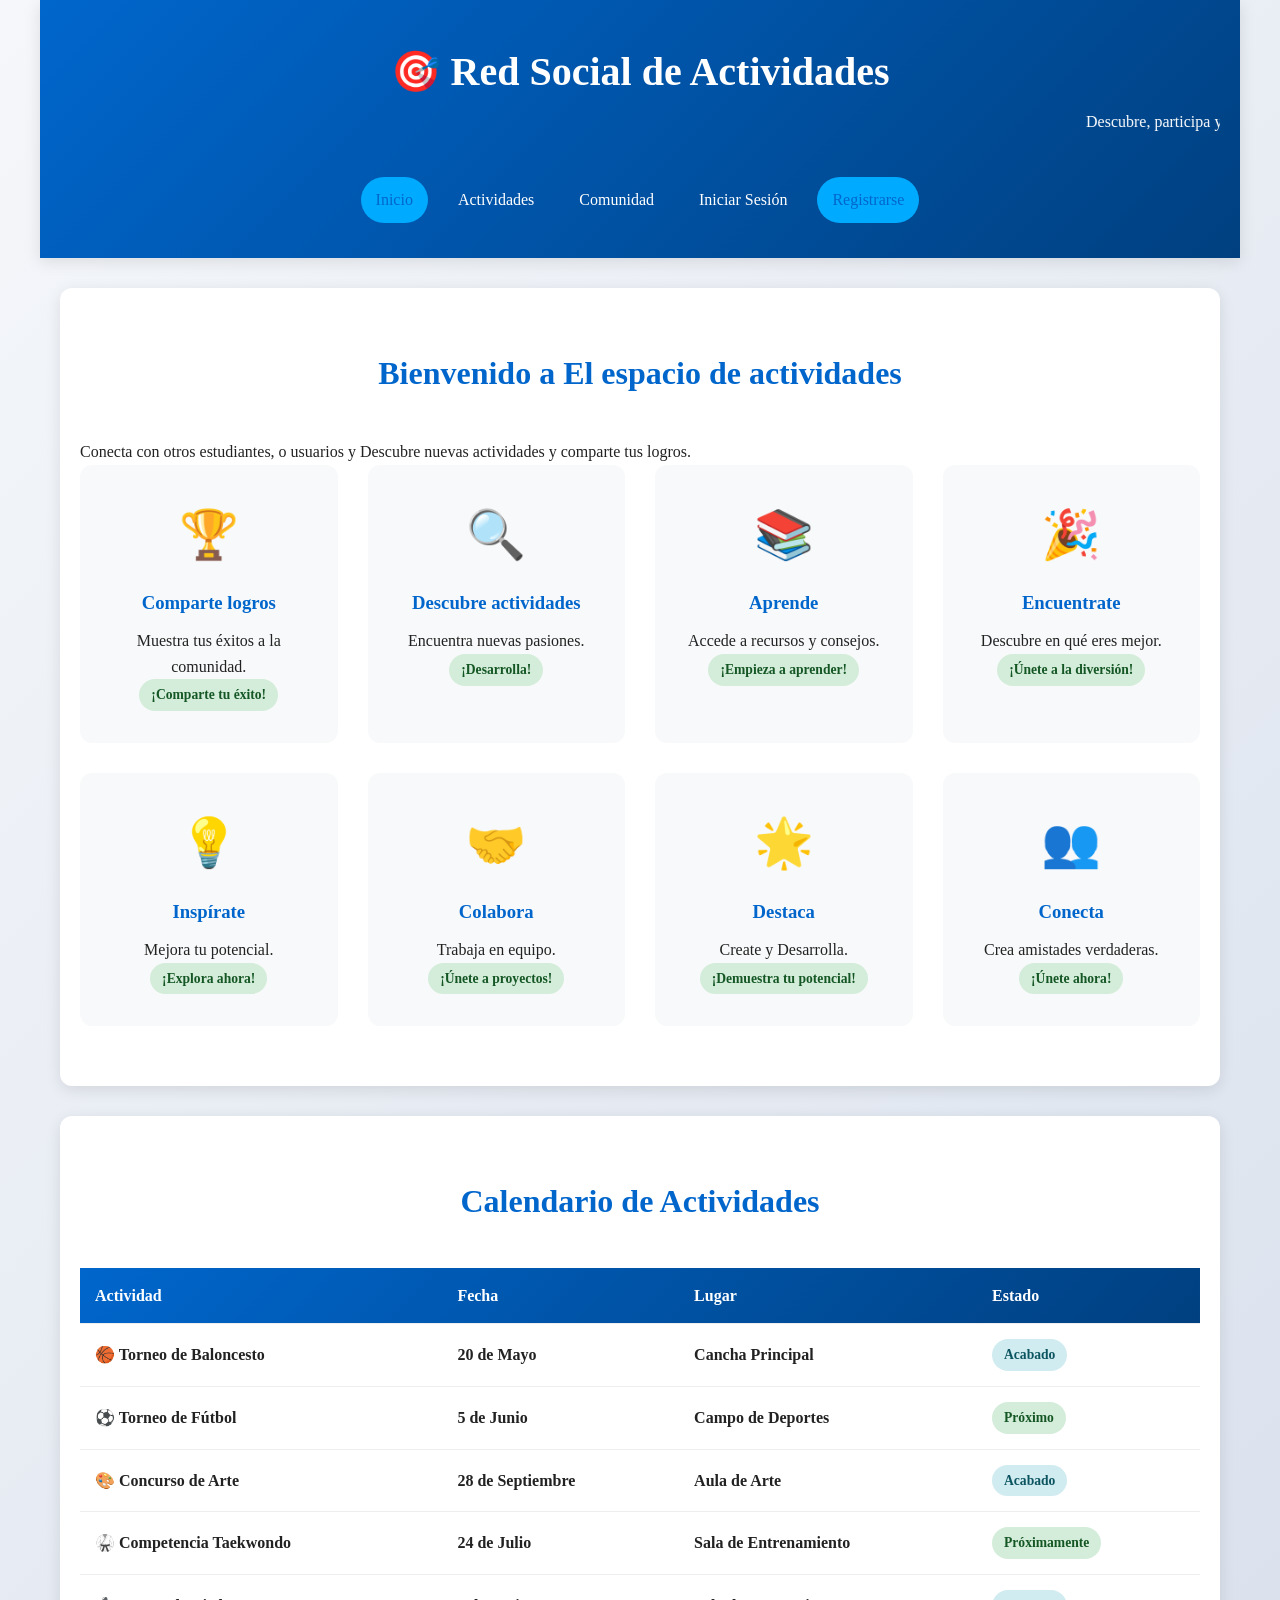
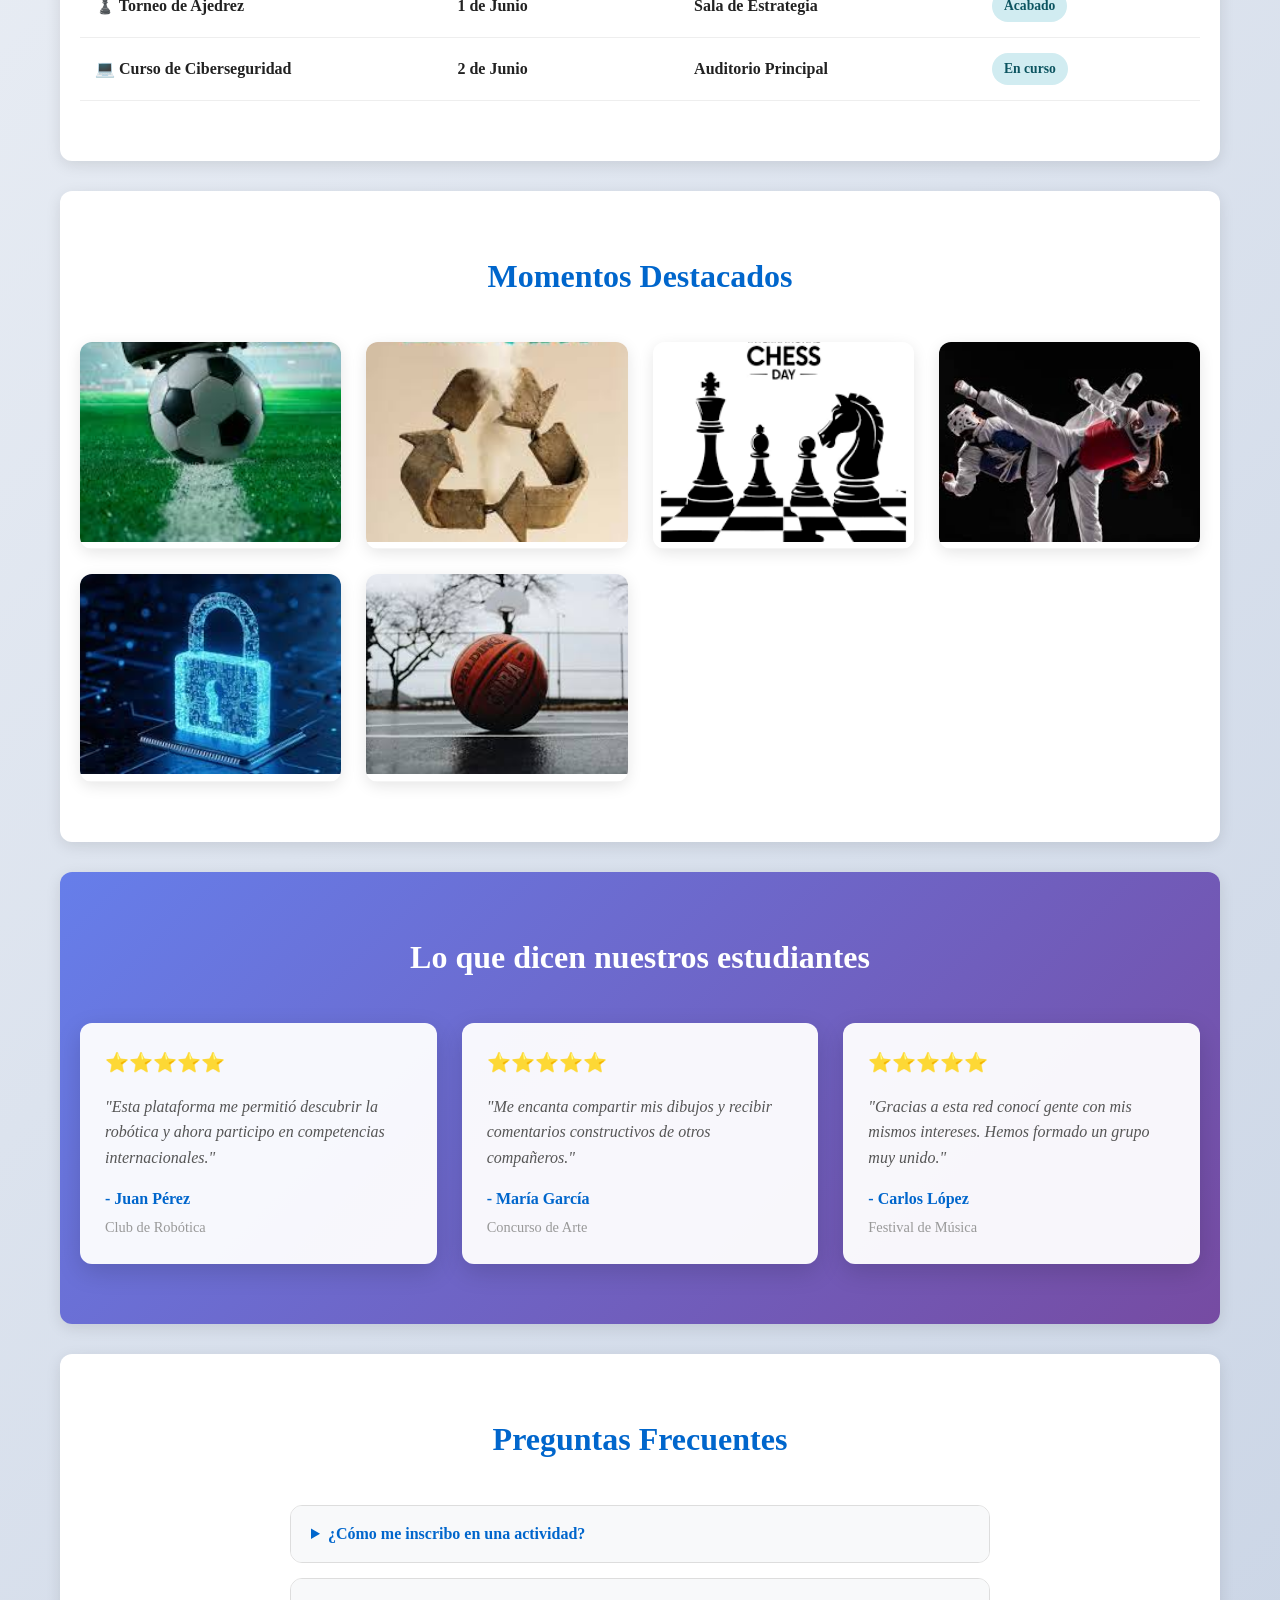
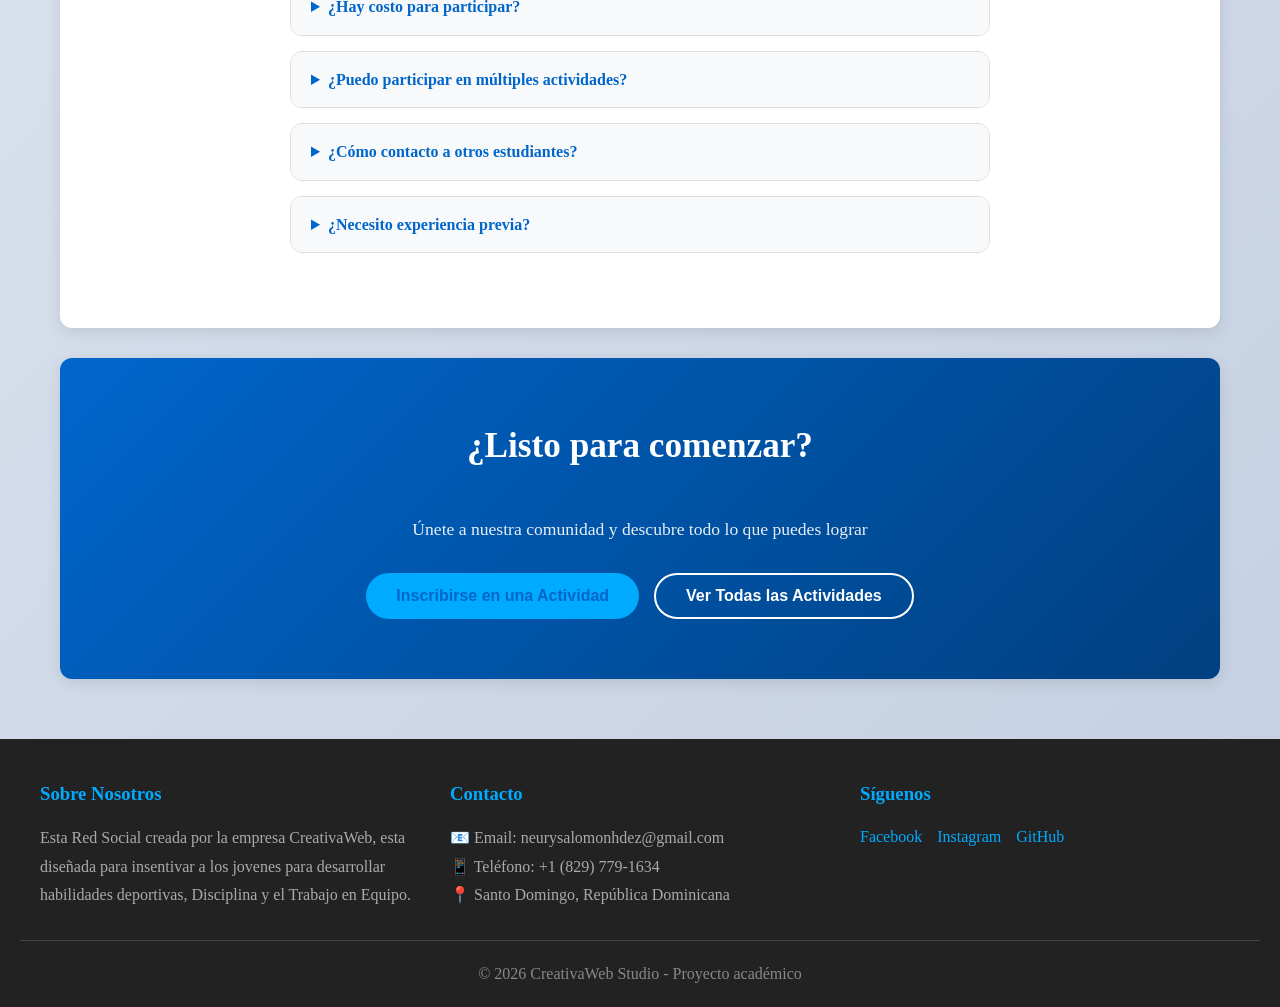
<file: index.html>
<!DOCTYPE html>
<html lang="es">
<head>
  <meta charset="UTF-8">
  <meta name="author" content="Axel Peréz">
  <meta name="copyright" content="Axel P.">
  <meta name="viewport" content="width=device-width, initial-scale=1.0">
  <title>Red Social Extracurricular - Actividades para Estudiantes</title>
  <link rel="stylesheet" href="css/index.css">
  <link rel="icon" type="image/png" href="favicon.png">
</head>
<body>
  
  <div class="container">
    <header class="header">
      <div class="header-content">
        <h1>🎯 Red Social de Actividades</h1>
       <marquee>Descubre, participa y comparte tus talentos</marquee>
      </div>
      <nav class="nav">
        <a href="index.html" class="nav-link active">Inicio</a>
        <a href="#actividades" class="nav-link">Actividades</a>
        <a href="#testimonios" class="nav-link">Comunidad</a>
        <a href="login.html" class="nav-link">Iniciar Sesión</a>
        <a href="registro.html" class="nav-link btn-registro">Registrarse</a>
      </nav>
    </header>

    
    <section id="bienvenida" class="welcome-section">
      <h2>Bienvenido a El espacio de actividades</h2>
      <p>Conecta con otros estudiantes, o usuarios y Descubre nuevas actividades y comparte tus logros.</p>
      <div class="benefits">
        <div class="benefit-card">
          <span class="icon">🏆</span>
          <h3>Comparte logros</h3>
          <p>Muestra tus éxitos a la comunidad.</p>
          <div class="badge">¡Comparte tu éxito!</div>
        </div>
        <div class="benefit-card">
          <span class="icon">🔍</span>
          <h3>Descubre actividades</h3>
          <p>Encuentra nuevas pasiones.</p>
          <div class="badge">¡Desarrolla!</div>
        </div>
        <div class="benefit-card">
          <span class="icon">📚</span>
          <h3>Aprende</h3>
          <p>Accede a recursos y consejos.</p>
          <div class="badge">¡Empieza a aprender!</div>
        </div>
        <div class="benefit-card">
          <span class="icon">🎉</span>
          <h3>Encuentrate</h3>
          <p>Descubre en qué eres mejor.</p>
          <div class="badge">¡Únete a la diversión!</div>
        </div>
        <div class="benefit-card">
          <span class="icon">💡</span>
          <h3>Inspírate</h3>
          <p>Mejora tu potencial.</p>
        <div class="badge">¡Explora ahora!</div>
        </div>
        <div class="benefit-card">
          <span class="icon">🤝</span>
          <h3>Colabora</h3>
          <p>Trabaja en equipo.</p>
          <div class="badge">¡Únete a proyectos!</div>
        </div>
        <div class="benefit-card">
          <span class="icon">🌟</span>
          <h3>Destaca</h3>
          <p>Create y Desarrolla.</p>
          <div class="badge">¡Demuestra tu potencial!</div>
        </div>
        <div class="benefit-card">
          <span class="icon">👥</span>
          <h3>Conecta</h3>
          <p>Crea amistades verdaderas.</p>
          <div class="badge">¡Únete ahora!</div>
        </div>
      </div>
    </section>

    <section id="actividades" class="activities-section">
      <h2>Calendario de Actividades</h2>
      <div class="table-responsive">
        <table class="activities-table">
          <thead>
            <tr>
              <th>Actividad</th>
              <th>Fecha</th>
              <th>Lugar</th>
              <th>Estado</th>
            </tr>
          </thead>
          <tbody>
            <tr>
              <td>🏀 Torneo de Baloncesto</td>
              <td>20 de Mayo</td>
              <td>Cancha Principal</td>
              <td><span class="badge completed">Acabado</span></td>
            </tr>
            <tr>
              <td>⚽ Torneo de Fútbol</td>
              <td>5 de Junio</td>
              <td>Campo de Deportes</td>
              <td><span class="badge active">Próximo</span></td>
            </tr>
            <tr>
              <td>🎨 Concurso de Arte</td>
              <td>28 de Septiembre</td>
              <td>Aula de Arte</td>
              <td><span class="badge completed">Acabado</span></td>
            </tr>
            <tr>
              <td>🥋 Competencia Taekwondo</td>
              <td>24 de Julio</td>
              <td>Sala de Entrenamiento</td>
              <td><span class="badge">Próximamente</span></td>
            </tr>
            <tr>
              <td>♟️ Torneo de Ajedrez</td>
              <td>1 de Junio</td>
              <td>Sala de Estrategia</td>
              <td><span class="badge completed">Acabado</span></td>
            </tr>
            <tr>
              <td>💻 Curso de Ciberseguridad</td>
              <td>2 de Junio</td>
              <td>Auditorio Principal</td>
              <td><span class="badge completed">En curso</span></td>
            </tr>
          </tbody>
        </table>
      </div>
    </section>

    
    <section id="galeria" class="gallery-section">
      <h2>Momentos Destacados</h2>
      <div class="gallery">
        <div class="gallery-item">
          <img src="img/futbol.jpg" alt="Torneo de fútbol">
          <h3>Fútbol</h3>
        </div>
        <div class="gallery-item">
          <img src="img/arte.jpg" alt="Concurso de arte">
          <h3>Arte</h3>
        </div>
        <div class="gallery-item">
          <img src="img/ajedrez.png" alt="Torneo de ajedrez">
          <h3>Ajedrez</h3>
        </div>
        <div class="gallery-item">
          <img src="img/taekwondo.jpg" alt="Taekwondo">
          <h3>Taekwondo</h3>
        </div>
        <div class="gallery-item">
          <img src="img/ciberseguridad.jpg" alt="Ciberseguridad">
          <h3>Tecnología</h3>
        </div>
        <div class="gallery-item">
          <img src="img/basquetball.jpg" alt="Baloncesto">
          <h3>Baloncesto</h3>
        </div>
      </div>
    </section>

    <!-- TESTIMONIOS -->
    <section id="testimonios" class="testimonials-section">
      <h2>Lo que dicen nuestros estudiantes</h2>
      <div class="testimonials-grid">
        <div class="testimonial-card">
          <div class="stars">⭐⭐⭐⭐⭐</div>
          <p>"Esta plataforma me permitió descubrir la robótica y ahora participo en competencias internacionales."</p>
          <strong>- Juan Pérez</strong>
          <span class="role">Club de Robótica</span>
        </div>
        <div class="testimonial-card">
          <div class="stars">⭐⭐⭐⭐⭐</div>
          <p>"Me encanta compartir mis dibujos y recibir comentarios constructivos de otros compañeros."</p>
          <strong>- María García</strong>
          <span class="role">Concurso de Arte</span>
        </div>
        <div class="testimonial-card">
          <div class="stars">⭐⭐⭐⭐⭐</div>
          <p>"Gracias a esta red conocí gente con mis mismos intereses. Hemos formado un grupo muy unido."</p>
          <strong>- Carlos López</strong>
          <span class="role">Festival de Música</span>
        </div>
      </div>
    </section>

    <!-- PREGUNTAS FRECUENTES -->
    <section id="faq" class="faq-section">
      <h2>Preguntas Frecuentes</h2>
      <div class="faq-container">
        <details class="faq-item">
          <summary>¿Cómo me inscribo en una actividad?</summary>
          <p>Solo debes dar clic en el botón "Inscribirse", rellenar el formulario con tus datos y seleccionar la actividad que deseas. ¡Así de fácil!</p>
        </details>
        <details class="faq-item">
          <summary>¿Hay costo para participar?</summary>
          <p>No, todas las actividades son completamente gratuitas para estudiantes. Solo necesitas registrarte en la plataforma.</p>
        </details>
        <details class="faq-item">
          <summary>¿Puedo participar en múltiples actividades?</summary>
          <p>¡Claro! Puedes inscribirte en todas las actividades que desees según tu disponibilidad de tiempo.</p>
        </details>
        <details class="faq-item">
          <summary>¿Cómo contacto a otros estudiantes?</summary>
          <p>Puedes unirte a los grupos de interés en tu perfil y conectar con otros participantes de la comunidad.</p>
        </details>
        <details class="faq-item">
          <summary>¿Necesito experiencia previa?</summary>
          <p>No necesitas experiencia. Hay actividades para todos los niveles, desde principiantes hasta avanzados.</p>
        </details>
      </div>
    </section>

  
    <section class="cta-section">
      <h2>¿Listo para comenzar?</h2>
      <p>Únete a nuestra comunidad y descubre todo lo que puedes lograr</p>
      <div class="cta-buttons">
        <button class="btn-primary" id="btnInscribirse">Inscribirse en una Actividad</button>
        <button class="btn-secondary" id="btnVerMas">Ver Todas las Actividades</button>
      </div>
    </section>
  </div>

 
  <footer class="footer">
    <div class="footer-content">
      <div class="footer-section">
        <h3>Sobre Nosotros</h3>
        <p>Esta Red Social creada por la empresa CreativaWeb, esta diseñada para insentivar a los jovenes para desarrollar habilidades deportivas, Disciplina y el Trabajo en Equipo.</p>
      </div>
      <div class="footer-section">
        <h3>Contacto</h3>
        <ul>
          <li>📧 Email: neurysalomonhdez@gmail.com</li>
          <li>📱 Teléfono: +1 (829) 779-1634</li>
          <li>📍 Santo Domingo, República Dominicana</li>
        </ul>
      </div>
      <div class="footer-section">
        <h3>Síguenos</h3>
        <div class="social-links">
          <a href="https://facebook.com" target="_blank">Facebook</a>
          <a href="https://instagram.com" target="_blank">Instagram</a>
          <a href="https://github.com" target="_blank">GitHub</a>
        </div>
      </div>
    </div>
    <div class="footer-bottom">
      <p>&copy; 2026 CreativaWeb Studio - Proyecto académico</p>
    </div>
  </footer>

  <script src="js/index.js"></script>
</body>
</html>
</file>
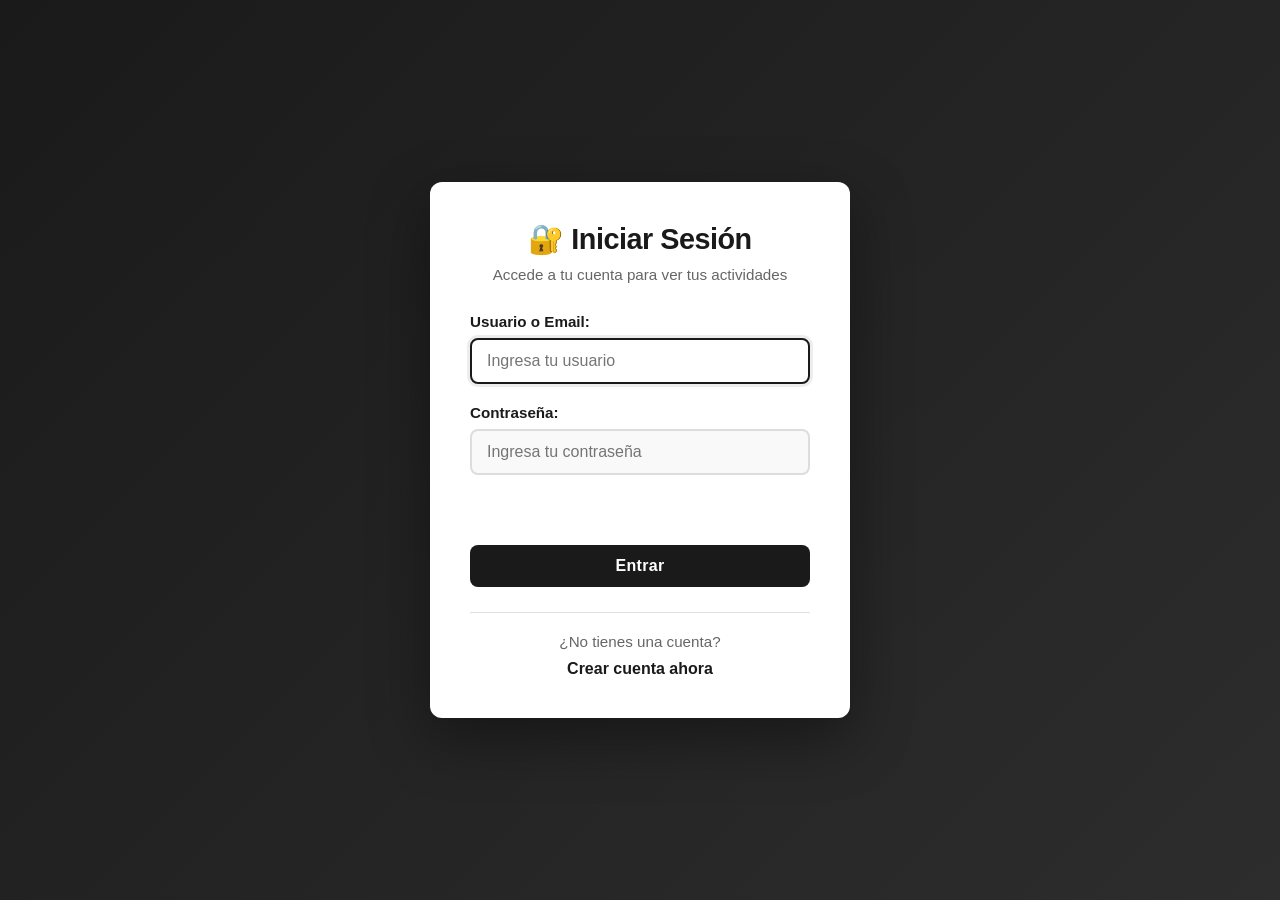
<file: dashboard.html>
<!DOCTYPE html>
<html lang="es">
<head>
  <meta charset="UTF-8">
  <meta name="viewport" content="width=device-width, initial-scale=1.0">
  <title>Dashboard - Red Social Extracurricular</title>
  <link rel="stylesheet" href="css/dashboard.css">
</head>
<body>
  <div class="contenedor">
    <aside class="barra-lateral">
      <div class="encabezado-barra">
        <h2>🎯 Menú</h2>
        <button class="boton-cerrar">Cerrar Sesión</button>
      </div>
      <nav class="navegacion">
        <a href="#" class="enlace activo">🏠 Inicio</a>
        <a href="formulario.html" class="enlace">📝 Inscribirse</a>
      </nav>
    </aside>

    <main class="contenido-principal">
     

      <section class="noticias">
        <h3>🏀 Calendario NBA</h3>
        <div class="calendario">
          <div class="partido">
            <div class="fecha">HOY</div>
            <div class="equipos">
              <div class="equipo">
                <span class="logo">🏀</span>
                <span class="nombre">Lakers</span>
                <span class="puntos">105</span>
              </div>
              <div class="vs">vs</div>
              <div class="equipo">
                <span class="puntos">102</span>
                <span class="nombre">Spurs</span>
                <span class="logo">🏀</span>
              </div>
            </div>
            <p class="hora">Hace 2 horas</p>
          </div>

          <div class="partido">
            <div class="fecha">MAÑANA</div>
            <div class="equipos">
              <div class="equipo">
                <span class="logo">🏀</span>
                <span class="nombre">Celtics</span>
              </div>
              <div class="vs">vs</div>
              <div class="equipo">
                <span class="nombre">Heat</span>
                <span class="logo">🏀</span>
              </div>
            </div>
            <p class="hora">19:00 EST</p>
          </div>

          <div class="partido">
            <div class="fecha">5 JUN</div>
            <div class="equipos">
              <div class="equipo">
                <span class="logo">🏀</span>
                <span class="nombre">Warriors</span>
              </div>
              <div class="vs">vs</div>
              <div class="equipo">
                <span class="nombre">Nuggets</span>
                <span class="logo">🏀</span>
              </div>
            </div>
            <p class="hora">20:30 EST</p>
          </div>
        </div>
      </section>

      <section class="noticias">
        <h3>⚽ Últimas Noticias de Fútbol</h3>
        <div class="noticias-lista">
          <div class="noticia">
            <div class="encabezado-noticia">
              <h4>Clásico Real Madrid vs Barcelona</h4>
              <p class="tiempo">Hace 3 horas</p>
            </div>
            <p class="contenido-noticia">Madrid gana 2-1 en un emocionante partido. Benzema marca el gol de la victoria en los últimos minutos.</p>
          </div>

          <div class="noticia">
            <div class="encabezado-noticia">
              <h4>Manchester City vs Liverpool</h4>
              <p class="tiempo">Ayer</p>
            </div>
            <p class="contenido-noticia">Empate 1-1 en Anfield. Ambos equipos dominan la Premier League con 45 puntos.</p>
          </div>

          <div class="noticia">
            <div class="encabezado-noticia">
              <h4>PSG elimina a Bayern en octavos</h4>
              <p class="tiempo">Hace 2 días</p>
            </div>
            <p class="contenido-noticia">Goleada parisina de 4-1 asegura su pase a cuartos de final de la Champions League.</p>
          </div>
        </div>
      </section>
    </main>

    <aside class="notificaciones">
      <h3>🔔 Notificaciones</h3>
      <div class="lista-notificaciones">
        <div class="notificacion">
          <span>💬</span>
          <div>
            <p>NBA transmitiendo en vivo</p>
            <small>Hace 30 min</small>
          </div>
        </div>
        <div class="notificacion">
          <span>👥</span>
          <div>
            <p>Nuevo palacio deportivo en construcción</p>
            <small>Hace 16 horas</small>
          </div>
        </div>
        <div class="notificacion">
          <span>📢</span>
          <div>
            <p>Becas de ciberseguridad disponibles</p>
            <small>Hace 2 horas</small>
          </div>
        </div>
      </div>

      <div class="proximos-eventos">
        <h4>📅 Próximos Eventos</h4>
        <div class="evento">
          <div class="fecha-evento">5 JUN</div>
          <div>
            <p>Torneo de Fútbol</p>
            <small>Campo de Deportes</small>
          </div>
        </div>
        <div class="evento">
          <div class="fecha-evento">24 JUL</div>
          <div>
            <p>Taekwondo</p>
            <small>Sala de Entrenamiento</small>
          </div>
        </div>
        <div class="evento">
          <div class="fecha-evento">28 SEP</div>
          <div>
            <p>Fútbol Final</p>
            <small>Campo de Deportes</small>
          </div>
        </div>
      </div>
    </aside>
  </div>

  <script>
    document.addEventListener("DOMContentLoaded", () => {
      const usuario = localStorage.getItem("usuario");
      if (!usuario) {
        window.location.href = "login.html";
      } else {
        document.getElementById("nombreUsuario").textContent = `¡Bienvenido, ${usuario}!`;
      }

      document.querySelector(".boton-cerrar").addEventListener("click", () => {
        if (confirm("¿Deseas cerrar sesión?")) {
          localStorage.removeItem("usuario");
          localStorage.removeItem("password");
          alert("Sesión cerrada");
          window.location.href = "login.html";
        }
      });

      document.querySelectorAll(".enlace").forEach(enlace => {
        enlace.addEventListener("click", function() {
          document.querySelectorAll(".enlace").forEach(e => e.classList.remove("activo"));
          this.classList.add("activo");
        });
      });
    });
  </script>
</body>
</html>
</file>
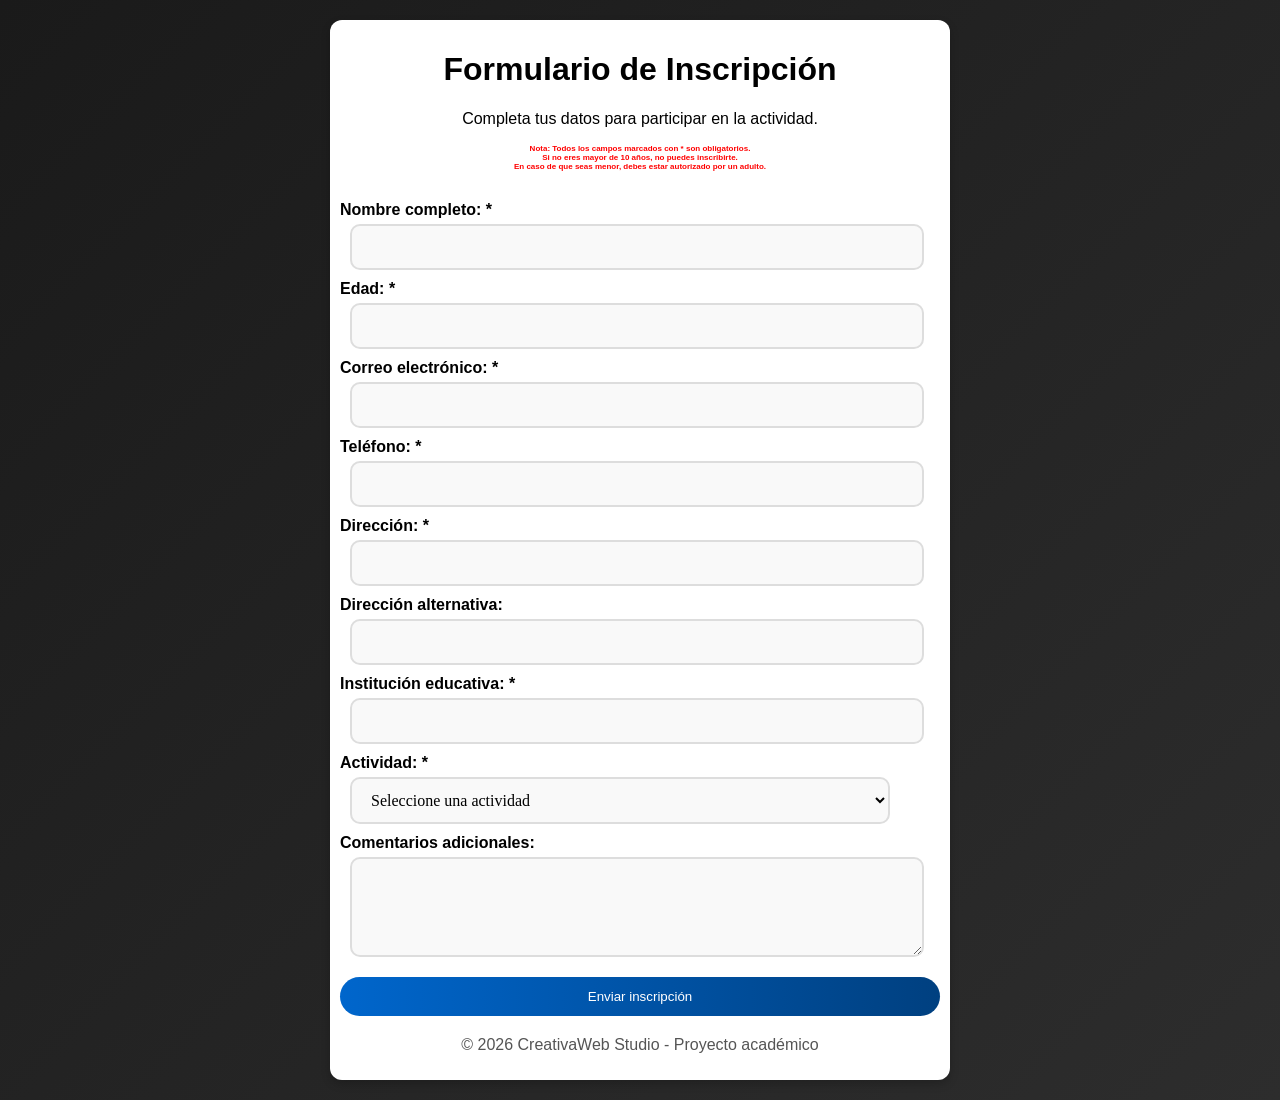
<file: formulario.html>
<!DOCTYPE html>
<html lang="es">
<head>
  <meta charset="UTF-8">
  <meta name="author" content="Neury Salomón">
  <meta name="copyright" content="Neury Hernández">
  <meta name="viewport" content="width=device-width, initial-scale=1.0">
  <title>Formulario de Inscripción</title>
  <link rel="stylesheet" href="css/formulario.css">
</head>
<body>
  <div class="container">
    <header>
      <h1>Formulario de Inscripción</h1>
      <p>Completa tus datos para participar en la actividad.</p>
      <h6>Nota: Todos los campos marcados con * son obligatorios.</h6>
      <h6>Si no eres mayor de 10 años, no puedes inscribirte.</h6>
      <h6>En caso de que seas menor, debes estar autorizado por un adulto.</h6>
    </header>

   
    <form action="index.html" method="post">
   
      <label for="nombre">Nombre completo: *</label>
      <input type="text" id="nombre" name="nombre" required>
     
      <label for="edad">Edad: *</label>
      <input type="number" id="edad" name="edad" min="10" max="30" required>

      <label for="email">Correo electrónico: *</label>
      <input type="email" id="email" name="email" required>

      <label for="telefono">Teléfono: *</label>
      <input type="tel" id="telefono" name="telefono" required >

      <label for="direccion">Dirección: *</label>
      <input type="text" id="direccion" name="direccion" required>
     <label for="direccion_alt">Dirección alternativa:</label>
      <input type="text" id="direccion_alt" name="direccion_alt">
      <label for="institucion">Institución educativa: *</label>
      <input type="text" id="institucion" name="institucion" required>
     

      <label for="actividad">Actividad: *</label>
      <select id="actividad" name="actividad" required>
        <option value="">Seleccione una actividad</option>
        <option value="futbol">Torneo de Fútbol</option>
        <option value="arte">Concurso de Arte</option>
        <option value="hackathon">Hackathon</option>
        <option value="musica">Festival de Música</option>
        <option value="teatro">Obra de Teatro</option>
        <option value="ajedrez">Torneo de Ajedrez</option>
        <option value="taekwondo">Competencia de Taekwondo</option>
        <option value="ciberseguridad">Curso de Ciberseguridad</option>
        <option value="basquetball">Practica de Basquetball</option>
      </select>
     

      <label for="comentarios">Comentarios adicionales:</label>
      <textarea id="comentarios" name="comentarios" rows="4"></textarea>

    
      <button type="submit">Enviar inscripción</button>
    </form>

    <footer>
      <p>&copy; 2026 CreativaWeb Studio - Proyecto académico</p>
    </footer>
  </div>
</body>
</html>
</file>
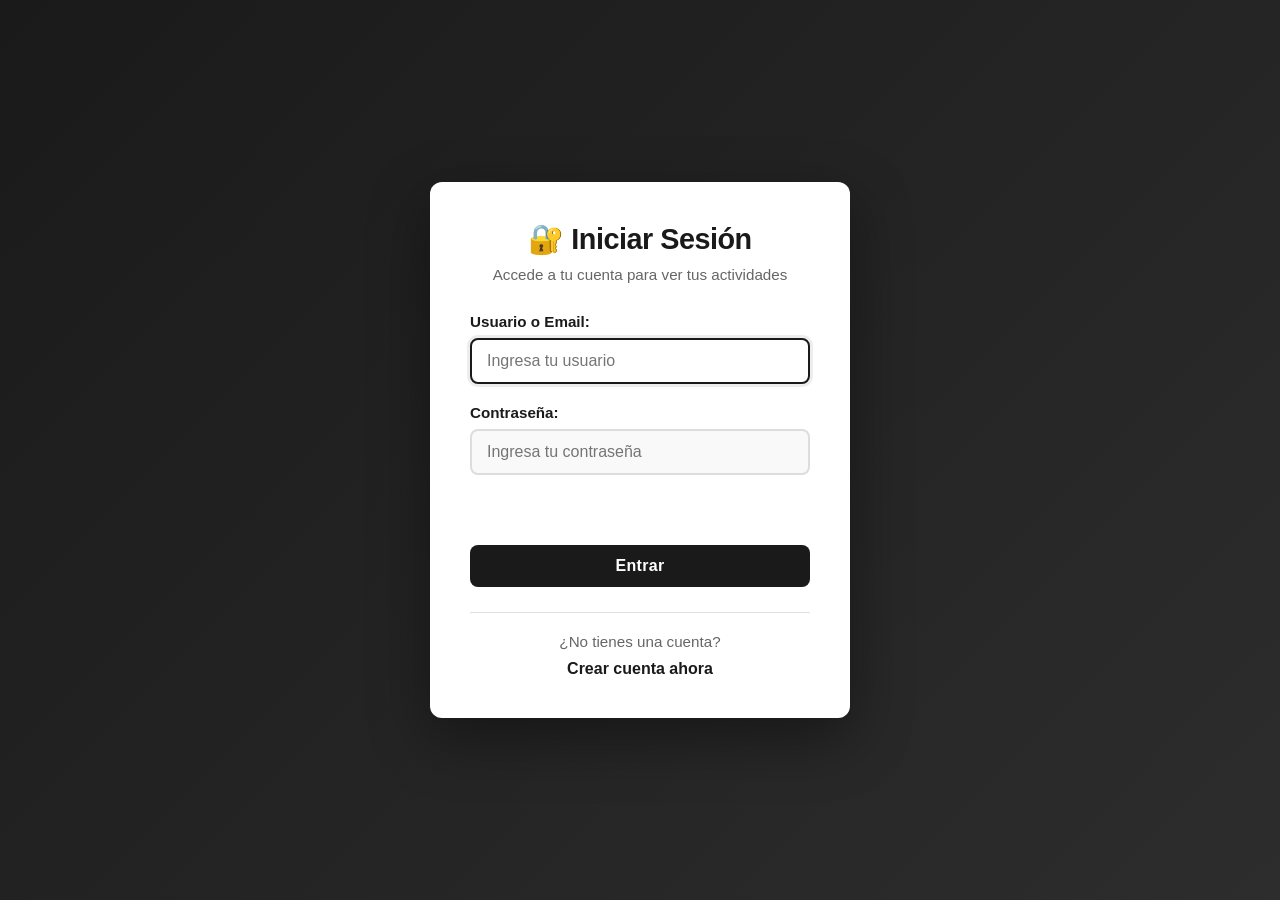
<file: login.html>
<!DOCTYPE html>
<html lang="es">
<head>
  <meta charset="UTF-8">
  <meta name="viewport" content="width=device-width, initial-scale=1.0">
  <meta name="author" content="Neury Salomón">
  <title>Iniciar Sesión - Red Social Extracurricular</title>
  <link rel="stylesheet" href="css/login.css">
</head>
<body>
  <div class="login-container">
    <div class="login-header">
      <h1>🔐 Iniciar Sesión</h1>
      <p>Accede a tu cuenta para ver tus actividades</p>
    </div>

    <form id="loginForm">
      <div class="form-group">
        <label for="usuario">Usuario o Email:</label>
        <input 
          type="text" 
          id="usuario" 
          name="usuario" 
          placeholder="Ingresa tu usuario"
          required
          autofocus
        >
      </div>

      <div class="form-group">
        <label for="password">Contraseña:</label>
        <input 
          type="password" 
          id="password" 
          name="password" 
          placeholder="Ingresa tu contraseña"
          required
        >
      </div>

     

  

      <div class="message-container">
        <div id="mensaje"></div>
      </div>

      <div class="form-actions">
        <button type="submit">Entrar</button>
     
      </div>
    </form>

    <div class="login-footer">
      <p>¿No tienes una cuenta?</p>
      <a href="registro.html">Crear cuenta ahora</a>
    </div>
  </div>

  <script>
    document.getElementById("loginForm").addEventListener("submit", function(event) {
      event.preventDefault();

      const usuarioIngresado = document.getElementById("usuario").value.trim();
      const passwordIngresado = document.getElementById("password").value;


      const usuarioGuardado = localStorage.getItem("usuario");
      const passwordGuardado = localStorage.getItem("password");
      const mensajeDiv = document.getElementById("mensaje");

     
      if (!usuarioIngresado || !passwordIngresado) {
        mensajeDiv.textContent = "⚠️ Por favor completa todos los campos";
        mensajeDiv.className = "error";
        return;
      }

     
      if (usuarioIngresado === usuarioGuardado && passwordIngresado === passwordGuardado) {
      
        mensajeDiv.textContent = "✅ ¡Inicio de sesión exitoso! Redirigiendo...";
        mensajeDiv.className = "success";
        
     
        setTimeout(() => {
          window.location.href = "dashboard.html";
        }, 1500);
      } else {
        
        mensajeDiv.textContent = "❌ Usuario o contraseña incorrectos";
        mensajeDiv.className = "error";
        
     
        document.getElementById("password").value = "";
        document.getElementById("password").focus();
      }
    });

    
    window.addEventListener("DOMContentLoaded", () => {
    
      const usuarioGuardado = localStorage.getItem("usuarioGuardado");
      
    
    });
  </script>
</body>
</html>
</file>
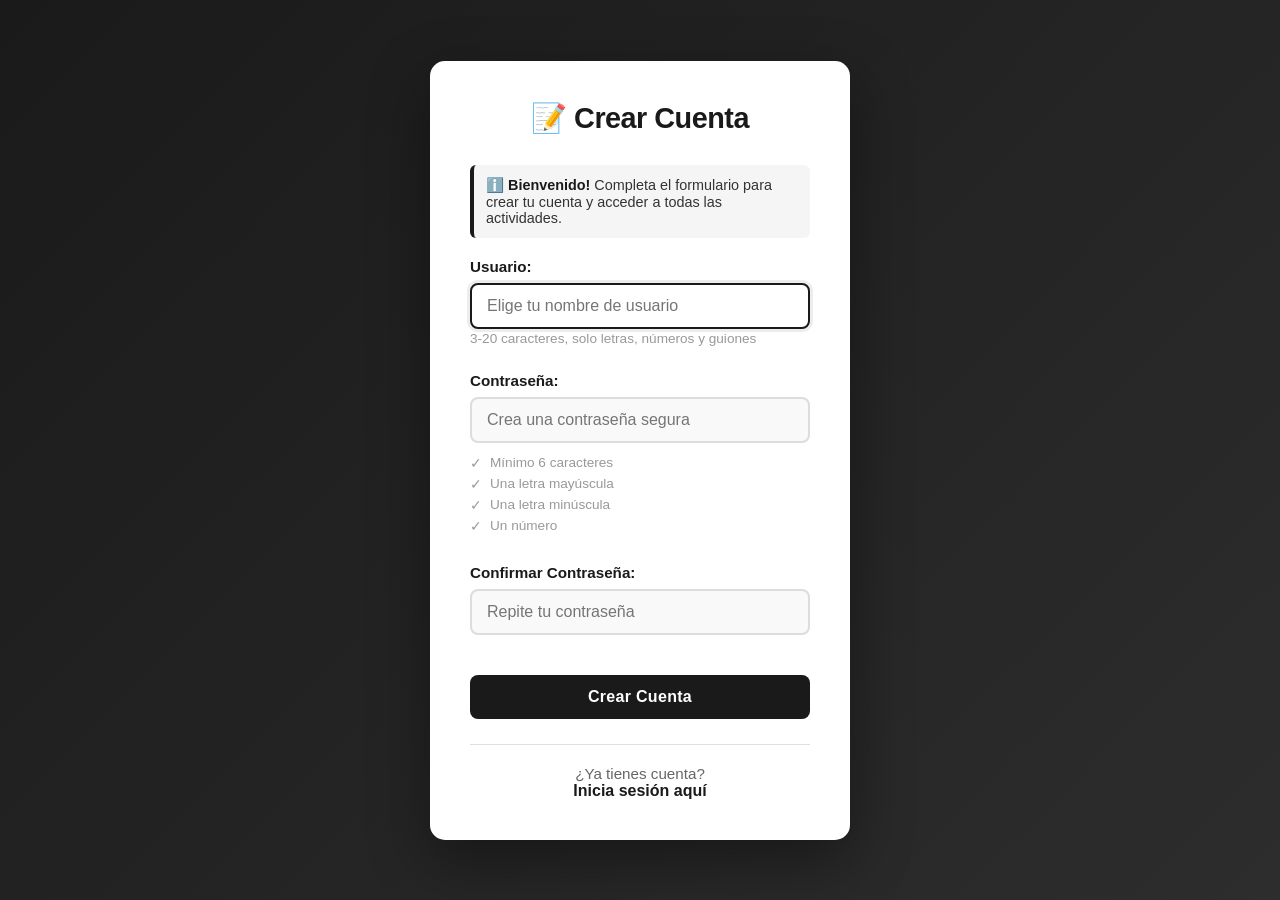
<file: registro.html>
<!DOCTYPE html>
<html lang="es">
<head>
  <meta charset="UTF-8">
  <meta name="viewport" content="width=device-width, initial-scale=1.0">
  <meta name="author" content="Neury Salomón">
  <title>Registro de Usuario - Red Social Extracurricular</title>
  <style>
    * {
      margin: 0;
      padding: 0;
      box-sizing: border-box;
    }

    body {
      font-family: 'Segoe UI', Tahoma, Geneva, Verdana, sans-serif;
      background: linear-gradient(135deg, #1a1a1a 0%, #2d2d2d 100%);
      min-height: 100vh;
      display: flex;
      align-items: center;
      justify-content: center;
      padding: 20px;
    }

    .registro-container {
      width: 100%;
      max-width: 420px;
    }

    .registro-wrapper {
      background: white;
      border-radius: 15px;
      box-shadow: 0 20px 60px rgba(0, 0, 0, 0.4);
      padding: 40px;
      animation: slideIn 0.6s ease-out;
      transition: transform 0.3s ease, box-shadow 0.3s ease;
    }

    .registro-wrapper:hover {
      transform: translateY(-5px);
      box-shadow: 0 30px 80px rgba(0, 0, 0, 0.5);
    }

    @keyframes slideIn {
      from {
        opacity: 0;
        transform: translateY(-40px);
      }
      to {
        opacity: 1;
        transform: translateY(0);
      }
    }

    .titulo-registro {
      color: #1a1a1a;
      font-size: 1.8rem;
      text-align: center;
      margin-bottom: 30px;
      font-weight: 700;
      letter-spacing: -0.5px;
    }

    .form {
      display: flex;
      flex-direction: column;
    }

    .form-group {
      margin-bottom: 25px;
    }

    label {
      display: block;
      margin-bottom: 8px;
      color: #1a1a1a;
      font-weight: 600;
      font-size: 0.95rem;
    }

    .input-field {
      width: 100%;
      padding: 12px 15px;
      border: 2px solid #ddd;
      border-radius: 8px;
      font-size: 1rem;
      transition: all 0.3s ease;
      font-family: inherit;
      background: #f9f9f9;
    }

    .input-field:focus {
      outline: none;
      border-color: #1a1a1a;
      box-shadow: 0 0 0 3px rgba(26, 26, 26, 0.08);
      background: white;
    }

    .input-field:hover:not(:focus) {
      border-color: #999;
      background: #fafafa;
    }

    .password-strength {
      margin-top: 8px;
      padding: 8px 12px;
      border-radius: 6px;
      font-size: 0.85rem;
      display: none;
      font-weight: 500;
    }

    .strength-weak {
      background: #ffebee;
      color: #c62828;
      display: block;
    }

    .strength-medium {
      background: #fff3e0;
      color: #e65100;
      display: block;
    }

    .strength-strong {
      background: #e8f5e9;
      color: #2e7d32;
      display: block;
    }

    .requirements {
      margin-top: 12px;
      font-size: 0.85rem;
      color: #666;
    }

    .requirement {
      display: flex;
      align-items: center;
      gap: 8px;
      margin: 5px 0;
    }

    .requirement.met {
      color: #2e7d32;
    }

    .requirement.unmet {
      color: #999;
    }

    .btn-submit {
      width: 100%;
      padding: 13px;
      background: #1a1a1a;
      color: white;
      border: none;
      border-radius: 8px;
      font-size: 1rem;
      font-weight: 600;
      cursor: pointer;
      transition: all 0.3s ease;
      margin-top: 15px;
      letter-spacing: 0.3px;
    }

    .btn-submit:hover {
      background: #000;
      transform: scale(1.02);
      box-shadow: 0 10px 25px rgba(0, 0, 0, 0.25);
    }

    .btn-submit:active {
      transform: scale(0.98);
    }

    .btn-submit:disabled {
      opacity: 0.6;
      cursor: not-allowed;
      transform: none;
    }

    .mensaje {
      margin-top: 20px;
      padding: 12px;
      border-radius: 8px;
      text-align: center;
      font-weight: 500;
      display: none;
    }

    .mensaje.success {
      background: #e8f5e9;
      color: #2e7d32;
      display: block;
      border: 1px solid #4caf50;
    }

    .mensaje.error {
      background: #ffebee;
      color: #c62828;
      display: block;
      border: 1px solid #f44336;
    }

    .footer-registro {
      text-align: center;
      margin-top: 25px;
      padding-top: 20px;
      border-top: 1px solid #e0e0e0;
    }

    .footer-registro p {
      color: #666;
      font-size: 0.95rem;
    }

    .footer-registro a {
      color: #1a1a1a;
      text-decoration: none;
      font-weight: 600;
      transition: all 0.3s ease;
    }

    .footer-registro a:hover {
      color: #000;
      text-decoration: underline;
    }

    .info-box {
      background: #f5f5f5;
      border-left: 4px solid #1a1a1a;
      padding: 12px;
      border-radius: 6px;
      margin-bottom: 20px;
      font-size: 0.9rem;
      color: #333;
    }

    .info-box strong {
      color: #1a1a1a;
    }

    @media (max-width: 480px) {
      .registro-wrapper {
        padding: 30px 20px;
      }

      .titulo-registro {
        font-size: 1.5rem;
        margin-bottom: 20px;
      }

      .form-group {
        margin-bottom: 20px;
      }
    }
  </style>
</head>
<body>
  <div class="registro-container">
    <div class="registro-wrapper">
      <h1 class="titulo-registro">📝 Crear Cuenta</h1>
      
      <div class="info-box">
        <strong>ℹ️ Bienvenido!</strong> Completa el formulario para crear tu cuenta y acceder a todas las actividades.
      </div>

      <form id="registroForm" class="form">
        <div class="form-group">
          <label for="usuario">Usuario:</label>
          <input 
            type="text" 
            id="usuario" 
            class="input-field" 
            placeholder="Elige tu nombre de usuario"
            required
            minlength="3"
            maxlength="20"
            autofocus
          >
          <small style="color: #999; font-size: 0.85rem;">
            3-20 caracteres, solo letras, números y guiones
          </small>
        </div>

        <div class="form-group">
          <label for="password">Contraseña:</label>
          <input 
            type="password" 
            id="password" 
            class="input-field" 
            placeholder="Crea una contraseña segura"
            required
            minlength="6"
          >
          <div class="password-strength" id="passwordStrength"></div>
          
          <div class="requirements" id="requirements">
            <div class="requirement unmet" id="req-length">
              <span>✓</span> Mínimo 6 caracteres
            </div>
            <div class="requirement unmet" id="req-uppercase">
              <span>✓</span> Una letra mayúscula
            </div>
            <div class="requirement unmet" id="req-lowercase">
              <span>✓</span> Una letra minúscula
            </div>
            <div class="requirement unmet" id="req-number">
              <span>✓</span> Un número
            </div>
          </div>
        </div>

        <div class="form-group">
          <label for="confirmar">Confirmar Contraseña:</label>
          <input 
            type="password" 
            id="confirmar" 
            class="input-field" 
            placeholder="Repite tu contraseña"
            required
          >
        </div>

        <button type="submit" class="btn-submit">Crear Cuenta</button>

        <div id="mensaje" class="mensaje"></div>
      </form>

      <div class="footer-registro">
        <p>¿Ya tienes cuenta?</p>
        <a href="login.html">Inicia sesión aquí</a>
      </div>
    </div>
  </div>

  <script>
    const passwordInput = document.getElementById("password");
    const confirmarInput = document.getElementById("confirmar");
    const formRegistro = document.getElementById("registroForm");
    const mensajeDiv = document.getElementById("mensaje");

    // Validar fortaleza de contraseña
    passwordInput.addEventListener("input", function() {
      const password = this.value;
      const strengthDiv = document.getElementById("passwordStrength");
      
      let strength = 0;
      const requirements = {
        length: password.length >= 6,
        uppercase: /[A-Z]/.test(password),
        lowercase: /[a-z]/.test(password),
        number: /\d/.test(password)
      };

      // Actualizar indicadores
      document.getElementById("req-length").classList.toggle("met", requirements.length);
      document.getElementById("req-uppercase").classList.toggle("met", requirements.uppercase);
      document.getElementById("req-lowercase").classList.toggle("met", requirements.lowercase);
      document.getElementById("req-number").classList.toggle("met", requirements.number);

      // Calcular fortaleza
      Object.values(requirements).forEach(req => {
        if (req) strength++;
      });

      // Mostrar indicador de fortaleza
      strengthDiv.classList.remove("strength-weak", "strength-medium", "strength-strong");
      
      if (password.length === 0) {
        strengthDiv.style.display = "none";
      } else if (strength <= 2) {
        strengthDiv.classList.add("strength-weak");
        strengthDiv.textContent = "⚠️ Contraseña débil";
        strengthDiv.style.display = "block";
      } else if (strength === 3) {
        strengthDiv.classList.add("strength-medium");
        strengthDiv.textContent = "⚠️ Contraseña media";
        strengthDiv.style.display = "block";
      } else {
        strengthDiv.classList.add("strength-strong");
        strengthDiv.textContent = "✅ Contraseña segura";
        strengthDiv.style.display = "block";
      }
    });

    // Validar coincidencia de contraseñas en tiempo real
    confirmarInput.addEventListener("input", function() {
      if (this.value !== passwordInput.value && this.value.length > 0) {
        this.style.borderColor = "#f44336";
      } else if (this.value === passwordInput.value && this.value.length > 0) {
        this.style.borderColor = "#4caf50";
      } else {
        this.style.borderColor = "#ddd";
      }
    });

    // Envío del formulario
    formRegistro.addEventListener("submit", function(event) {
      event.preventDefault();

      const usuario = document.getElementById("usuario").value.trim();
      const password = document.getElementById("password").value;
      const confirmar = document.getElementById("confirmar").value;

      // Validaciones
      if (usuario.length < 3) {
        mensajeDiv.textContent = "⚠️ El usuario debe tener al menos 3 caracteres";
        mensajeDiv.className = "mensaje error";
        return;
      }

      if (password.length < 6) {
        mensajeDiv.textContent = "⚠️ La contraseña debe tener al menos 6 caracteres";
        mensajeDiv.className = "mensaje error";
        return;
      }

      if (password !== confirmar) {
        mensajeDiv.textContent = "❌ Las contraseñas no coinciden";
        mensajeDiv.className = "mensaje error";
        confirmarInput.focus();
        return;
      }

      // Verificar si el usuario ya existe
      const usuarioExistente = localStorage.getItem("usuario");
      if (usuarioExistente === usuario) {
        mensajeDiv.textContent = "❌ Este usuario ya está registrado";
        mensajeDiv.className = "mensaje error";
        return;
      }

      // Guardar en localStorage
      try {
        localStorage.setItem("usuario", usuario);
        localStorage.setItem("password", password);
        
        mensajeDiv.textContent = "✅ Usuario registrado correctamente. Redirigiendo al login...";
        mensajeDiv.className = "mensaje success";
        
        // Redirigir después de 2 segundos
        setTimeout(() => {
          window.location.href = "login.html";
        }, 2000);
      } catch (e) {
        mensajeDiv.textContent = "❌ Error al guardar los datos. Intenta de nuevo.";
        mensajeDiv.className = "mensaje error";
      }
    });

    // Validar que el usuario sea válido (solo letras, números y guiones)
    document.getElementById("usuario").addEventListener("input", function() {
      this.value = this.value.replace(/[^a-zA-Z0-9_-]/g, "");
    });
  </script>
</body>
</html>
</file>
<file: css/index.css>
:root {
  --primary: #0066cc;
  --secondary: #004080;
  --accent: #00aaff;
  --light-bg: #f8f9fa;
  --dark-text: #222;
  --radius: 12px;
  --shadow: 0 4px 15px rgba(0, 0, 0, 0.1);
  --transition: all 0.3s ease;
  
}


* {
  margin: 0;
  padding: 0;
  box-sizing: border-box;
}

html {
  scroll-behavior: smooth;
}

body {
  font-family: Verdana;
  line-height: 1.6;
  color: var(--dark-text);
  background: linear-gradient(135deg, #f5f7fa, #c3cfe2);
 
}

.container {
  max-width: 1200px;
  margin: 0 auto;
}

.header {
  background: linear-gradient(135deg, var(--primary), var(--secondary));
  color: white;
  padding: 20px 0;
  box-shadow: var(--shadow);
}

.header-content {
  text-align: center;
  padding: 20px;
}

.header-content h1 {
  font-size: 2.5rem;
  margin-bottom: 5px;
  animation: slideDown 0.6s ease;
}

.nav {
  display: flex;
  justify-content: center;
  gap: 15px;
  flex-wrap: wrap;
  padding: 15px 20px;
}

.nav-link {
  color: white;
  text-decoration: none;
  padding: 10px 15px;
  border-radius: 25px;
  transition: var(--transition);
  font-weight: 500;
}

.nav-link:hover {
  background: rgba(255, 255, 255, 0.2);
  transform: translateY(-2px);
}

.nav-link.active,
.btn-registro {
  background: var(--accent);
  color: var(--primary);
}



section {
  margin: 30px 20px;
  padding: 60px 20px;
  background: white;
  border-radius: var(--radius);
  box-shadow: var(--shadow);
}

section h2 {
  text-align: center;
  color: var(--primary);
  font-size: 2rem;
  margin-bottom: 40px;
}


.benefits {
  display: grid;
  grid-template-columns: repeat(auto-fit, minmax(250px, 1fr));
  gap: 30px;
}

.benefit-card {
  background: var(--light-bg);
  padding: 30px;
  border-radius: var(--radius);
  text-align: center;
  border: 2px solid transparent;
  transition: var(--transition);
}

.benefit-card:hover {
  transform: translateY(-10px);
  border-color: var(--primary);
  box-shadow: var(--shadow);
}

.benefit-card .icon {
  font-size: 3rem;
  display: block;
  margin-bottom: 15px;
}

.benefit-card h3 {
  color: var(--primary);
  margin-bottom: 10px;
}

.activities-table {
  width: 100%;
  border-collapse: collapse;
}

.activities-table thead {
  background: linear-gradient(135deg, var(--primary), var(--secondary));
  color: white;
}

.activities-table th,
.activities-table td {
  padding: 15px;
  text-align: left;
  border-bottom: 1px solid #eee;
  font-weight: 600;
}

.activities-table tbody tr {
  transition: var(--transition);
}

.activities-table tbody tr:hover {
  background: var(--light-bg);
}

.badge {
  display: inline-block;
  padding: 5px 12px;
  border-radius: 20px;
  font-size: 0.85rem;
  font-weight: bold;
  background: #d4edda;
  color: #155724;
}

.badge.completed {
  background: #d1ecf1;
  color: #0c5460;
}


.gallery {
  display: grid;
  grid-template-columns: repeat(auto-fit, minmax(220px, 1fr));
  gap: 25px;
}

.gallery-item {
  position: relative;
  overflow: hidden;
  border-radius: var(--radius);
  box-shadow: var(--shadow);
}

.gallery-item img {
  width: 100%;
  height: 200px;
  object-fit: cover;
  transition: var(--transition);
}

.gallery-item h3 {
  position: absolute;
  bottom: 0;
  left: 0;
  right: 0;
  background: rgba(0, 0, 0, 0.7);
  color: white;
  padding: 15px;
  margin: 0;
  transform: translateY(100%);
  transition: var(--transition);
}

.gallery-item:hover img {
  transform: scale(1.1);
}

.gallery-item:hover h3 {
  transform: translateY(0);
}


.testimonials-section {
  background: linear-gradient(135deg, #667eea, #764ba2);
  color: white;
}

.testimonials-section h2 {
  color: white;
}

.testimonials-grid {
  display: grid;
  grid-template-columns: repeat(auto-fit, minmax(280px, 1fr));
  gap: 25px;
}

.testimonial-card {
  background: rgba(255, 255, 255, 0.95);
  color: var(--dark-text);
  padding: 25px;
  border-radius: var(--radius);
  box-shadow: 0 8px 25px rgba(0, 0, 0, 0.15);
  transition: var(--transition);
}

.testimonial-card:hover {
  transform: translateY(-10px);
  box-shadow: 0 12px 35px rgba(0, 0, 0, 0.2);
}

.stars {
  margin-bottom: 15px;
  font-size: 1.2rem;
}

.testimonial-card p {
  font-style: italic;
  margin-bottom: 15px;
  color: #555;
}

.testimonial-card strong {
  display: block;
  color: var(--primary);
  margin-top: 10px;
}

.role {
  display: block;
  font-size: 0.9rem;
  color: #999;
  margin-top: 5px;
}


.faq-container {
  max-width: 700px;
  margin: 0 auto;
}

.faq-item {
  margin-bottom: 15px;
  border: 1px solid #ddd;
  border-radius: var(--radius);
  overflow: hidden;
}

.faq-item summary {
  background: var(--light-bg);
  padding: 15px 20px;
  cursor: pointer;
  font-weight: 600;
  color: var(--primary);
  transition: var(--transition);
  user-select: none;
}

.faq-item summary:hover {
  background: #e8f4f8;
}

.faq-item[open] summary {
  background: var(--primary);
  color: white;
}

.faq-item p {
  padding: 20px;
  color: #555;
}


.cta-section {
  background: linear-gradient(135deg, var(--primary), var(--secondary));
  color: white;
  text-align: center;
}

.cta-section h2 {
  color: white;
  font-size: 2.2rem;
}

.cta-section p {
  font-size: 1.1rem;
  margin-bottom: 30px;
  opacity: 0.9;
}

.cta-buttons {
  display: flex;
  gap: 15px;
  justify-content: center;
  flex-wrap: wrap;
}

.btn-primary,
.btn-secondary {
  padding: 12px 30px;
  border: none;
  border-radius: 25px;
  font-size: 1rem;
  font-weight: 600;
  cursor: pointer;
  transition: var(--transition);
}

.btn-primary {
  background: var(--accent);
  color: var(--primary);
}

.btn-primary:hover {
  transform: translateY(-3px);
  box-shadow: 0 8px 20px rgba(0, 170, 255, 0.3);
}

.btn-secondary {
  background: transparent;
  color: white;
  border: 2px solid white;
}

.btn-secondary:hover {
  background: white;
  color: var(--primary);
}

/* ═══════════════════════════════════════════════════════════════════
   FOOTER
   ═══════════════════════════════════════════════════════════════════ */

.footer {
  background: #222;
  color: white;
  padding: 40px 20px 20px;
  margin-top: 60px;
}

.footer-content {
  max-width: 1200px;
  margin: 0 auto;
  display: grid;
  grid-template-columns: repeat(auto-fit, minmax(250px, 1fr));
  gap: 30px;
  margin-bottom: 30px;
}

.footer-section h3 {
  color: var(--accent);
  margin-bottom: 15px;
}

.footer-section p,
.footer-section ul {
  color: #aaa;
  line-height: 1.8;
}

.footer-section ul {
  list-style: none;
}

.social-links {
  display: flex;
  gap: 15px;
}

.social-links a {
  color: var(--accent);
  text-decoration: none;
  transition: var(--transition);
}

.social-links a:hover {
  color: white;
  transform: translateY(-3px);
}

.footer-bottom {
  text-align: center;
  padding-top: 20px;
  border-top: 1px solid #444;
  color: #888;
}


@keyframes slideDown {
  from {
    opacity: 0;
    transform: translateY(-30px);
  }
  to {
    opacity: 1;
    transform: translateY(0);
  }
}


@media (max-width: 768px) {
  .header-content h1 {
    font-size: 1.8rem;
  }

  .nav {
    gap: 8px;
  }

  .nav-link {
    padding: 8px 12px;
    font-size: 0.9rem;
  }

  section h2 {
    font-size: 1.5rem;
  }

  .cta-buttons {
    flex-direction: column;
  }

  .btn-primary,
  .btn-secondary {
    width: 100%;
  }

  .gallery {
    grid-template-columns: repeat(2, 1fr);
  }

  .activities-table {
    font-size: 0.9rem;
  }

  .activities-table th,
  .activities-table td {
    padding: 10px;
  }
}

@media (max-width: 480px) {
  .header-content h1 {
    font-size: 1.5rem;
  }

  .nav {
    flex-direction: column;
  }

  section {
    margin: 15px 0;
    padding: 30px 15px;
  }

  .gallery {
    grid-template-columns: 1fr;
  }

  .testimonials-grid {
    grid-template-columns: 1fr;
  }
}
</file>
<file: css/dashboard.css>
:root {
  --primario: #0066cc;
  --secundario: #004080;
  --acento: #00aaff;
  --fondo: linear-gradient(135deg, #426e7e 0%, #205062 100%);
  --borde: #e0e0e0;
  --texto-oscuro: #222;
  --texto-claro: #666;
  --sombra: 0 2px 8px rgba(0, 0, 0, 0.1);
  --radio: 10px;
  --transicion: all 0.3s ease;
}

* {
  margin: 0;
  padding: 0;
  box-sizing: border-box;
}

body {
  font-family: Verdana;
  background: var(--fondo);
  color: var(--texto-oscuro);
}

.contenedor {
  display: grid;
  grid-template-columns: 220px 1fr 280px;
  gap: 20px;
  padding: 20px;
  min-height: 100vh;
}

.barra-lateral {
  background: white;
  border-radius: var(--radio);
  box-shadow: var(--sombra);
  padding: 20px;
  height: fit-content;
  position: sticky;
  top: 20px;
}

.encabezado-barra {
  margin-bottom: 20px;
  padding-bottom: 15px;
  border-bottom: 2px solid var(--fondo-claro);
}

.encabezado-barra h2 {
  margin-bottom: 10px;
}

.boton-cerrar {
  width: 100%;
  padding: 10px;
  background: #dc3545;
  color: white;
  border: none;
  border-radius: 6px;
  cursor: pointer;
  font-weight: 600;
  transition: var(--transicion);
}

.boton-cerrar:hover {
  background: #c82333;
}

.navegacion {
  display: flex;
  flex-direction: column;
  gap: 8px;
}

.enlace {
  display: block;
  padding: 12px 15px;
  color: var(--texto-claro);
  text-decoration: none;
  border-radius: 8px;
  transition: var(--transicion);
  cursor: pointer;
  font-weight: 500;
}

.enlace:hover {
  background: var(--fondo-claro);
  color: var(--primario);
}

.enlace.activo {
  background: var(--primario);
  color: white;
}


.contenido-principal {
  display: flex;
  flex-direction: column;
  gap: 25px;
}



.etiqueta {
  display: block;
  font-size: 0.9rem;
  color: var(--texto-claro);
  margin-top: 5px;
}

.noticias {
  background: white;
  border-radius: var(--radio);
  box-shadow: var(--sombra);
  padding: 25px;
}

.noticias h3 {
  color: var(--primario);
  margin-bottom: 20px;
  font-size: 1.3rem;
}


.calendario {
  display: flex;
  flex-direction: column;
  gap: 15px;
}

.partido {
  border: 1px solid var(--borde);
  border-radius: 10px;
  padding: 20px;
  transition: var(--transicion);
}

.partido:hover {
  box-shadow: var(--sombra);
  border-color: var(--primario);
}

.fecha {
  font-size: 0.8rem;
  font-weight: bold;
  color: var(--primario);
  margin-bottom: 10px;
  text-transform: uppercase;
}

.equipos {
  display: flex;
  align-items: center;
  gap: 15px;
  margin-bottom: 10px;
  justify-content: space-between;
}

.equipo {
  display: flex;
  align-items: center;
  gap: 8px;
  flex: 1;
  font-weight: 600;
}

.logo {
  font-size: 1.2rem;
}

.puntos {
  font-size: 1.3rem;
  color: var(--primario);
  font-weight: bold;
  min-width: 40px;
  text-align: center;
}

.vs {
  color: var(--texto-claro);
  font-size: 0.9rem;
  font-weight: 600;
  margin-right: 170px;
}

.hora {
  font-size: 0.85rem;
  color: var(--texto-claro);
  margin: 0;
}

/* NOTICIAS DE FÚTBOL */
.noticias-lista {
  display: flex;
  flex-direction: column;
  gap: 20px;
}

.noticia {
  border: 1px solid var(--borde);
  border-radius: 10px;
  padding: 20px;
  transition: var(--transicion);
}

.noticia:hover {
  box-shadow: var(--sombra);
  border-color: var(--primario);
}

.encabezado-noticia {
  margin-bottom: 10px;
}

.encabezado-noticia h4 {
  color: var(--texto-oscuro);
  margin-bottom: 5px;
  font-size: 1rem;
}

.tiempo {
  font-size: 0.85rem;
  color: var(--texto-claro);
  margin: 0;
}

.contenido-noticia {
  color: var(--texto-oscuro);
  line-height: 1.6;
  margin: 0;
}

/* NOTIFICACIONES */
.notificaciones {
  background: white;
  border-radius: var(--radio);
  box-shadow: var(--sombra);
  padding: 20px;
  height: fit-content;
  position: sticky;
  top: 20px;
}

.notificaciones h3 {
  color: var(--primario);
  font-size: 1.2rem;
  margin-bottom: 15px;
}

.lista-notificaciones {
  display: flex;
  flex-direction: column;
  gap: 12px;
  margin-bottom: 20px;
  padding-bottom: 20px;
  border-bottom: 2px solid var(--fondo-claro);
}

.notificacion {
  display: flex;
  gap: 12px;
  padding: 12px;
  background: var(--fondo-claro);
  border-radius: 8px;
  font-size: 0.9rem;
}

.notificacion span {
  font-size: 1.3rem;
  flex-shrink: 0;
}

.notificacion p {
  margin: 0 0 5px 0;
  color: var(--texto-oscuro);
}

.notificacion small {
  color: var(--texto-claro);
  display: block;
}

/* PRÓXIMOS EVENTOS */
.proximos-eventos h4 {
  color: var(--texto-oscuro);
  font-size: 1rem;
  margin-bottom: 12px;
}

.evento {
  display: flex;
  gap: 12px;
  padding: 10px;
  background: var(--fondo-claro);
  border-radius: 8px;
  margin-bottom: 10px;
}

.fecha-evento {
  background: var(--primario);
  color: white;
  padding: 8px 12px;
  border-radius: 6px;
  font-weight: bold;
  font-size: 0.85rem;
  min-width: 60px;
  text-align: center;
  flex-shrink: 0;
}

.evento p {
  margin: 0 0 3px 0;
  font-weight: 600;
  color: var(--texto-oscuro);
}

.evento small {
  color: var(--texto-claro);
  display: block;
}

/* RESPONSIVO */
@media (max-width: 1024px) {
  .contenedor {
    grid-template-columns: 180px 1fr;
    gap: 15px;
    padding: 15px;
  }

  .notificaciones {
    display: none;
  }
}

@media (max-width: 768px) {
  .contenedor {
    grid-template-columns: 1fr;
  }

  .barra-lateral {
    position: sticky;
    top: 0;
    z-index: 100;
    border-radius: 0;
  }

  .navegacion {
    flex-direction: row;
    overflow-x: auto;
  }

  .enlace {
    white-space: nowrap;
  }

  .estadisticas {
    justify-content: center;
  }

  .notificaciones {
    display: block;
    order: 3;
  }

  .contenido-principal {
    order: 2;
  }
}

@media (max-width: 480px) {
  .contenedor {
    padding: 10px;
    gap: 10px;
  }

  .barra-lateral, .noticias, .notificaciones {
    border-radius: 8px;
    padding: 15px;
  }

  .estadisticas {
    flex-direction: column;
    gap: 15px;
  }

  .equipos {
    flex-direction: column;
    text-align: center;
  }

  .equipo {
    flex-direction: column;
    width: 100%;
  }
}
</file>
<file: css/formulario.css>
body {
  font-family: 'Verdana', sans-serif;
  
   background: linear-gradient(135deg, #1a1a1a 0%, #2d2d2d 100%);
}

.container {
  max-width: 600px;
  margin: 20px auto;
  background: #fff;
  padding: 10px;
  border-radius: 12px;
  box-shadow: 0 4px 10px rgba(0,0,0,0.2);
}

header {
  text-align: center;
  margin-bottom: 20px;
}

form {
  display: flex;
  flex-direction: column;
}

label {
  margin-top: 10px;
  font-weight: bold;
}

input, select, textarea {
     margin-left: 10px;
      margin-top: 5px;
      width: 90%;
      padding: 12px 15px;
      border: 2px solid #ddd;
      border-radius: 10px;
      font-size: 1rem;
      transition: all 0.3s ease;
      font-family: Verdana;
      background: #f9f9f9;
    resize: vertical;
    
    }
button {
  margin-top: 20px;
  padding: 12px;
  background: linear-gradient(90deg, #0066cc, #004080);
  color: white;
  border: none;
  border-radius: 25px;
  cursor: pointer;
  transition: transform 0.2s ease;
}

button:hover {
  transform: scale(1.05);
  background: linear-gradient(90deg, #004080, #00264d);
}

footer {
  text-align: center;
  margin-top: 20px;
  color: #555;
}
h6 {
    color: #ff0000;
    font-size: 0.5rem;
    margin: 0;
   
}
</file>
<file: css/login.css>
* {
      margin: 0;
      padding: 0;
      box-sizing: border-box;
    }

    body {
      font-family: 'Segoe UI', Tahoma, Geneva, Verdana, sans-serif;
      background: linear-gradient(135deg, #1a1a1a 0%, #2d2d2d 100%);
      min-height: 100vh;
      display: flex;
      align-items: center;
      justify-content: center;
      padding: 20px;
    }

    .login-container {
      background: white;
      border-radius: 12px;
      box-shadow: 0 20px 60px rgba(0, 0, 0, 0.4);
      width: 100%;
      max-width: 420px;
      padding: 40px;
      animation: slideIn 0.6s ease;
      transition: transform 0.3s ease, box-shadow 0.3s ease;
    }

    .login-container:hover {
      transform: translateY(-5px);
      box-shadow: 0 30px 80px rgba(0, 0, 0, 0.5);
    }

    @keyframes slideIn {
      from {
        opacity: 0;
        transform: translateY(-30px);
      }
      to {
        opacity: 1;
        transform: translateY(0);
      }
    }

    .login-header {
      text-align: center;
      margin-bottom: 30px;
    }

    .login-header h1 {
      color: #1a1a1a;
      font-size: 1.8rem;
      margin-bottom: 10px;
      letter-spacing: -0.5px;
    }

    .login-header p {
      color: #666;
      font-size: 0.95rem;
    }

    .form-group {
      margin-bottom: 20px;
    }

    label {
      display: block;
      color: #1a1a1a;
      font-weight: 600;
      margin-bottom: 8px;
      font-size: 0.95rem;
    }

    input[type="text"],
    input[type="password"] {
      width: 100%;
      padding: 12px 15px;
      border: 2px solid #ddd;
      border-radius: 8px;
      font-size: 1rem;
      transition: all 0.3s ease;
      font-family: inherit;
      background: #f9f9f9;
    }

    input[type="text"]:focus,
    input[type="password"]:focus {
      outline: none;
      border-color: #1a1a1a;
      box-shadow: 0 0 0 3px rgba(26, 26, 26, 0.08);
      background: white;
    }

    .form-actions {
      display: flex;
      gap: 10px;
      margin-top: 25px;
    }

    button[type="submit"] {
      flex: 1;
      padding: 12px;
      background: #1a1a1a;
      color: white;
      border: none;
      border-radius: 8px;
      font-size: 1rem;
      font-weight: 600;
      cursor: pointer;
      transition: all 0.3s ease;
      letter-spacing: 0.3px;
    }

    button[type="submit"]:hover {
      background: #000;
      transform: translateY(-2px);
      box-shadow: 0 8px 20px rgba(0, 0, 0, 0.25);
    }

  

   
    .message-container {
      min-height: 25px;
      margin-bottom: 15px;
    }

    #mensaje {
      padding: 10px 12px;
      border-radius: 6px;
      font-size: 0.9rem;
      text-align: center;
      font-weight: 500;
    }

    #mensaje.error {
      background: #ffebee;
      color: #c62828;
      border: 1px solid #f44336;
    }

    #mensaje.success {
      background: #e8f5e9;
      color: #2e7d32;
      border: 1px solid #4caf50;
    }

    .login-footer {
      text-align: center;
      margin-top: 25px;
      padding-top: 20px;
      border-top: 1px solid #e0e0e0;
    }

    .login-footer p {
      color: #666;
      font-size: 0.95rem;
      margin-bottom: 10px;
    }

    .login-footer a {
      color: #1a1a1a;
      text-decoration: none;
      font-weight: 600;
      transition: all 0.3s ease;
    }

    .login-footer a:hover {
      color: #000;
      text-decoration: underline;
    }



    @media (max-width: 480px) {
      .login-container {
        padding: 30px 20px;
      }

      .login-header h1 {
        font-size: 1.5rem;
      }

      .form-actions {
        flex-direction: column;
      }

      button {
        width: 100%;
      }
    }
</file>
